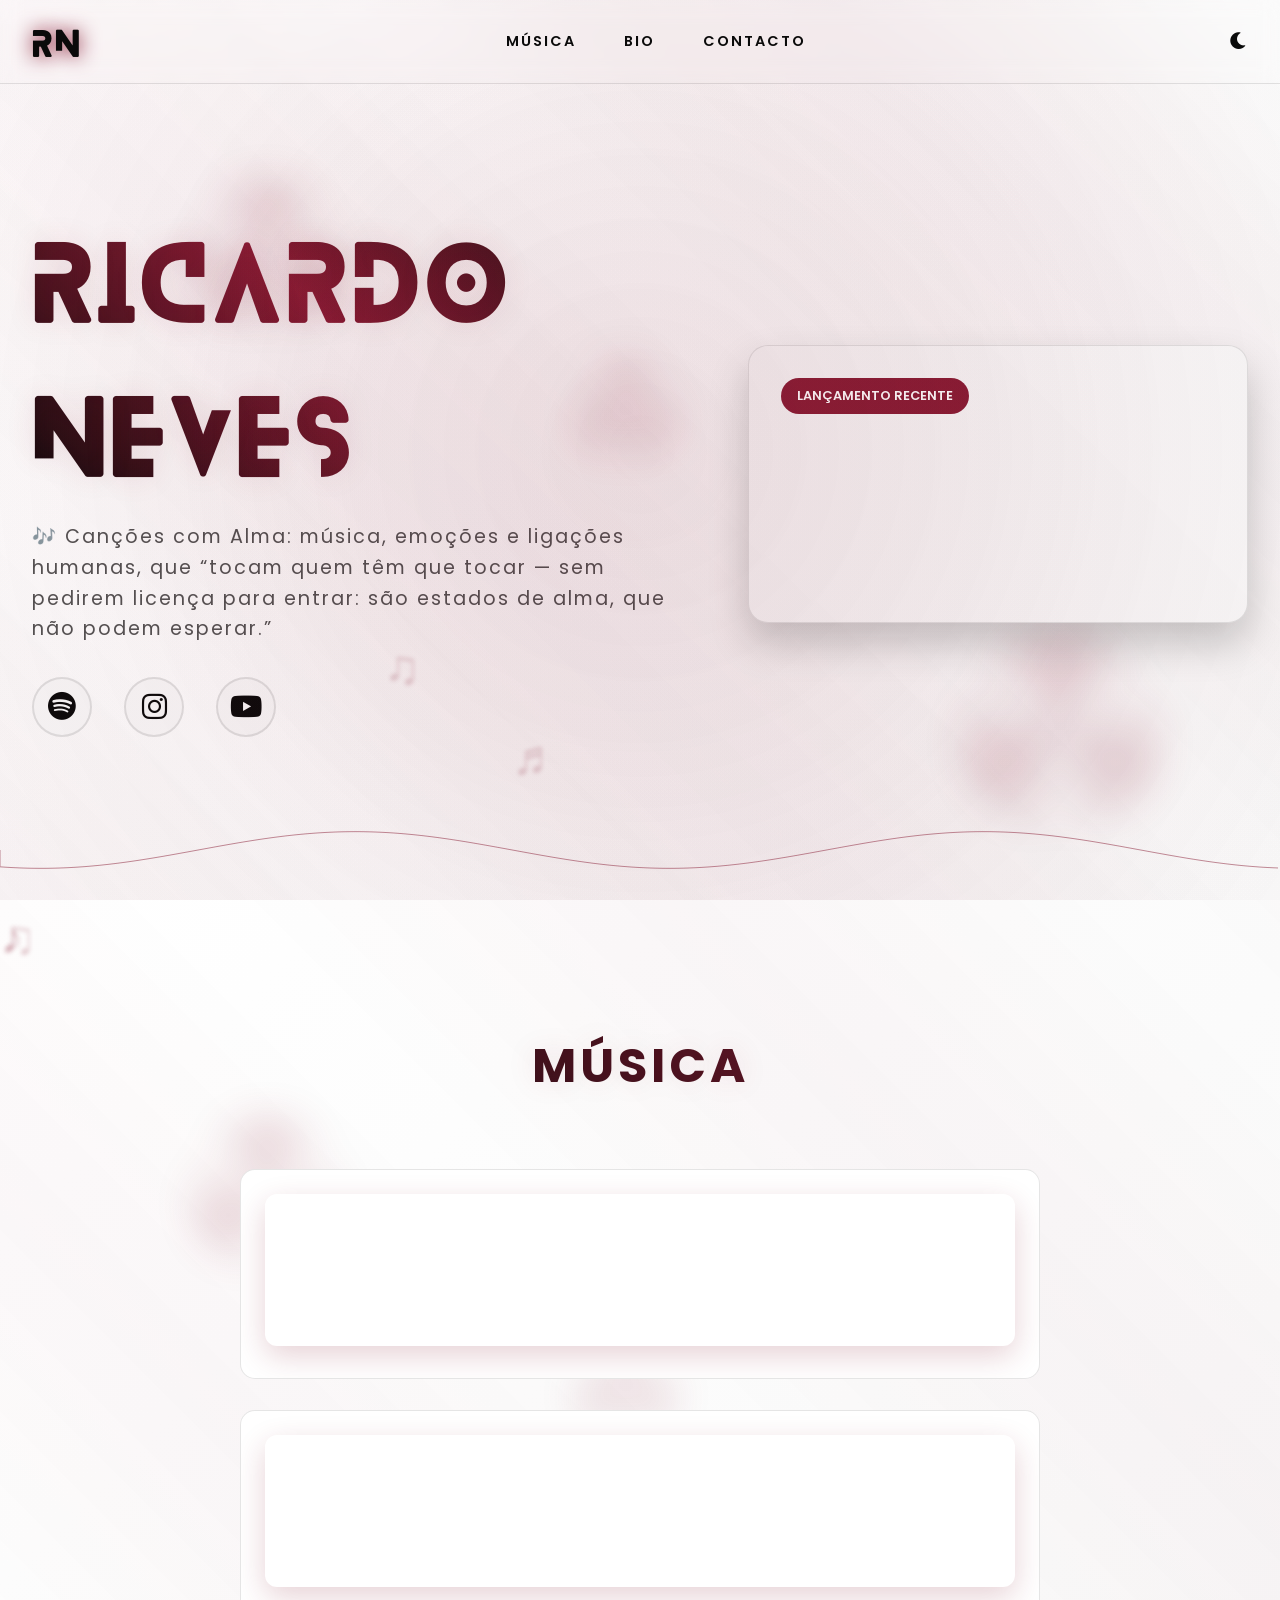
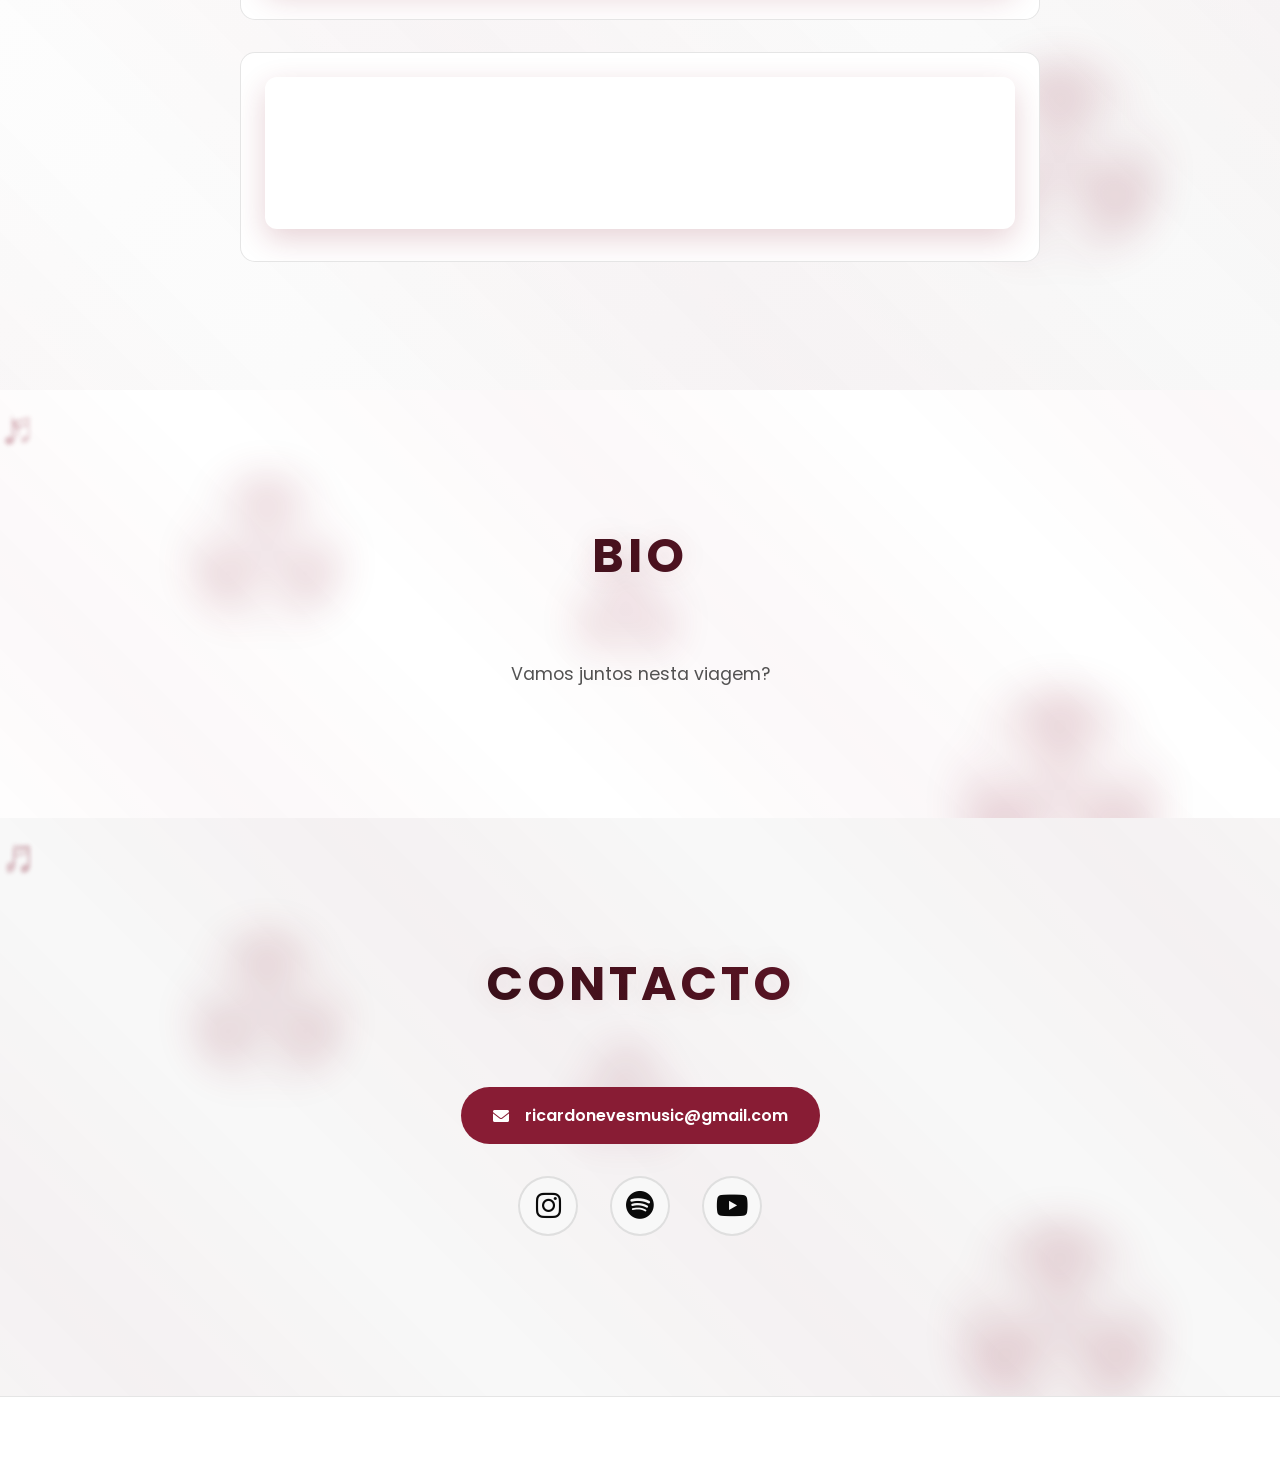
<file: index.html>
<!DOCTYPE html>
<html lang="pt-PT" prefix="og: https://ogp.me/ns#" data-theme="light">
<head>
    <meta charset="UTF-8">
    <meta name="viewport" content="width=device-width, initial-scale=1.0">
    <title>Ricardo Neves</title>
    <meta name="description" content="Músico e cantautor português ✨🎶">
    <link rel="canonical" href="https://ricardonevesmusic.github.io/">
    <meta property="og:locale" content="pt_PT">
    <meta property="og:type" content="website">
    <meta property="og:title" content="Ricardo Neves">
    <meta property="og:description" content="Músico e cantautor português ✨🎶">
    <meta property="og:url" content="https://ricardonevesmusic.github.io/">
    <meta property="og:site_name" content="Ricardo Neves">
    <meta property="og:image" content="https://ricardonevesmusic.github.io/assets/content/thumb.png">
    <meta property="og:image:alt" content="thumb">
    <meta property="fb:app_id" content="2177072043146014">
    <meta name="google-site-verification" content="KNyruKmZy-m8HZT0TS59l2hloIQMqn_xw50FbiEylUY">
<script type="application/ld+json">
{
  "@context": "https://schema.org",
  "@type": "Organization",
  "name": "Ricardo Neves",
  "alternateName": "Ricardo Neves",
  "url": "https://ricardonevesmusic.github.io/",
  "logo": "https://ricardonevesmusic.github.io/assets/content/thumb.png",
  "sameAs": [
    "https://www.youtube.com/ricardonevesmusic/",
    "https://www.instagram.com/ricardonevesmusic/",
    "https://open.spotify.com/artist/6WlL4P6eUaXGtFagtXvYX2/",
    "https://www.facebook.com/ricardonevesmusic/",
    "https://music.apple.com/artist/ricardo-neves/1589134865",
    "https://ricardonevesmusic.github.io/",
    "https://ricardonevesmusic.bandcamp.com",
    "https://paypal.me/ricardonevesmusic/",
    "https://www.paypal.com/paypalme/ricardonevesmusic/",
    "https://buymeacoffee.com/ricardonevesmusic",
    "https://github.com/ricardonevesmusic/",
    "https://x.com/RicardoNMusic/",
    "https://soundcloud.com/ricardonevesmusic/"
  ]
}
</script>
    <link rel="icon" type="image/png" href="assets/content/logo1.png">
    <link rel="alternate icon" href="assets/content/logo1.png" type="image/png">
    <link rel="stylesheet" href="assets/css/style.css">
    <link rel="stylesheet" href="https://cdnjs.cloudflare.com/ajax/libs/font-awesome/6.0.0/css/all.min.css">
    <link href="https://fonts.googleapis.com/css2?family=Poppins:wght@300;400;500;600;700;800&display=swap" rel="stylesheet">
</head>
<body>
    <!-- Navigation -->
    <nav>
        <div class="nav-content">
            <div class="logo">
                <a href="https://ricardonevesmusic.github.io">RN</a>
            </div>
            <button class="mobile-menu-btn">
                <i class="fas fa-bars"></i>
            </button>
            <div class="nav-links">
                <a href="#music">MÚSICA</a>
                <a href="#about">BIO</a>
                <a href="#contact">CONTACTO</a>
            </div>
            <button class="theme-toggle">
                <i class="fas fa-moon"></i>
            </button>
        </div>
    </nav>

    <!-- Scroll Indicator -->
    <div class="scroll-progress"></div>

    <!-- Hero Section -->
    <section id="home" class="hero">
        <div class="animated-background">
            <div class="floating-element" data-speed="1"></div>
            <div class="floating-element" data-speed="2"></div>
            <div class="floating-element" data-speed="3"></div>
            <div class="floating-element" data-speed="2"></div>
            <div class="floating-element" data-speed="1"></div>
            <div class="floating-note">♪</div>
            <div class="floating-note">♫</div>
            <div class="floating-note">♬</div>
        </div>
        <div class="wave-animation"></div>
        <div class="hero-content">
            <div class="hero-left">
                <div class="artist-info">
                    <h1>Ricardo Neves</h1>
                    <p>🎶 Canções com Alma: música, emoções e ligações humanas, que “tocam quem têm que tocar — sem pedirem licença para entrar: são estados de alma, que não podem esperar.”</p>
                    <div class="social-links">
                        <a href="https://open.spotify.com/artist/6WlL4P6eUaXGtFagtXvYX2" target="_blank" class="spotify-link">
                            <i class="fab fa-spotify"></i>
                            <span class="tooltip">Spotify</span>
                        </a>
                        <a href="https://www.instagram.com/ricardonevesmusic" target="_blank" class="instagram-link">
                            <i class="fab fa-instagram"></i>
                            <span class="tooltip">Instagram</span>
                        </a>
                        <a href="https://www.youtube.com/ricardonevesmusic" target="_blank" class="youtube-link">
                            <i class="fab fa-youtube"></i>
                            <span class="tooltip">YouTube</span>
                        </a>
                    </div>
                </div>
            </div>
            <div class="hero-right">
                <div class="latest-track">
                    <span class="tag">LANÇAMENTO RECENTE</span>
                    <iframe style="border:0; border-radius:12px;" 
                        src="https://open.spotify.com/embed/track/5uufnK4wmRkYxllsQLebnW?theme=0" 
                        width="100%" 
                        height="152" 
                        allowfullscreen="" 
                        allow="autoplay; clipboard-write; encrypted-media; fullscreen; picture-in-picture" 
                        loading="lazy">
                    </iframe>
                </div>
            </div>
        </div>
    </section>

    <!-- Hero section's 3D layers -->
    <div class="hero-layers">
        <div class="layer" data-speed="0.1"></div>
        <div class="layer" data-speed="0.2"></div>
        <div class="layer" data-speed="0.3"></div>
    </div>

    <!-- Music Wave Canvas -->
    <canvas id="waveCanvas"></canvas>

    <!-- Music Section -->
    <section id="music" class="music">
        <div class="animated-background">
            <div class="floating-element" data-speed="1"></div>
            <div class="floating-element" data-speed="2"></div>
            <div class="floating-element" data-speed="3"></div>
            <div class="floating-note">♪</div>
            <div class="floating-note">♫</div>
        </div>
        <div class="wave-animation"></div>
        <h2>MÚSICA</h2>
        <div class="music-container">
            <div class="track-list">
                <div class="track">
                    <div class="track-inner">
                        <iframe style="border:0; border-radius:12px;" 
                            src="https://open.spotify.com/embed/track/4zQgELJewbK9GteYhasrMs?theme=0" 
                            width="100%" 
                            height="152"
                            allowfullscreen="" 
                            allow="autoplay; clipboard-write; encrypted-media; fullscreen; picture-in-picture" 
                            loading="lazy">
                        </iframe>
                    </div>
                </div>
                <div class="track">
                    <div class="track-inner">
                        <iframe style="border:0; border-radius:12px;" 
                            src="https://open.spotify.com/embed/track/7EoBHSqBF46eooiJKFsT2g?theme=0" 
                            width="100%" 
                            height="152" 
                            allowfullscreen="" 
                            allow="autoplay; clipboard-write; encrypted-media; fullscreen; picture-in-picture" 
                            loading="lazy">
                        </iframe>
                    </div>
                </div>
                <div class="track">
                    <div class="track-inner">
                        <iframe style="border:0; border-radius:12px;" 
                            src="https://open.spotify.com/embed/track/21BXsSyrTKfIPPm9quDmxL?theme=0" 
                            width="100%" 
                            height="152" 
                            allowfullscreen="" 
                            allow="autoplay; clipboard-write; encrypted-media; fullscreen; picture-in-picture" 
                            loading="lazy">
                        </iframe>
                    </div>
                </div>
            </div>
        </div>
    </section>

    <!-- About Section -->
    <section id="about" class="about">
        <div class="animated-background">
            <div class="floating-element" data-speed="2"></div>
            <div class="floating-element" data-speed="1"></div>
            <div class="floating-element" data-speed="3"></div>
            <div class="floating-note">♬</div>
            <div class="floating-note">♪</div>
        </div>
        <div class="wave-animation"></div>
        <h2>BIO</h2>
        <div class="about-content">
            <div class="about-text">
                <p>Vamos juntos nesta viagem?</p>
            </div>
        </div>
    </section>

    <!-- Contact Section -->
    <section id="contact" class="contact">
        <div class="animated-background">
            <div class="floating-element" data-speed="1"></div>
            <div class="floating-element" data-speed="3"></div>
            <div class="floating-element" data-speed="2"></div>
            <div class="floating-note">♫</div>
            <div class="floating-note">♬</div>
        </div>
        <div class="wave-animation"></div>
        <h2>CONTACTO</h2>
        <div class="contact-content">
            <a href="mailto:ricardonevesmusic@gmail.com" class="contact-btn">
                <i class="fas fa-envelope"></i>
                ricardonevesmusic@gmail.com
            </a>
            <div class="social-links-bottom">
                <a href="https://www.instagram.com/ricardonevesmusic" target="_blank" class="instagram-link">
                    <i class="fab fa-instagram"></i>
                    <span class="tooltip">Instagram</span>
                </a>
                <a href="https://open.spotify.com/artist/6WlL4P6eUaXGtFagtXvYX2" target="_blank" class="spotify-link">
                    <i class="fab fa-spotify"></i>
                    <span class="tooltip">Spotify</span>
                </a>
                <a href="https://www.youtube.com/ricardonevesmusic" target="_blank" class="youtube-link">
                    <i class="fab fa-youtube"></i>
                    <span class="tooltip">YouTube</span>
                </a>
            </div>
        </div>
    </section>

    <footer>
        <p></p>
                <!-- Show static HTML/CSS as a placeholder in case js is not enabled - javascript include will override this if things work -->
<!--     
<style type="text/css" media="screen">
  .gr_custom_container_1781702790 {
    /* customize your Goodreads widget container here*/
    border: 0px solid gray;
    border-radius:10px;
    padding: 10px 5px 10px 5px;
    background-color: transparent;
    color: #000000;
    width: 100%;
  }
  .gr_custom_header_1781702790 {
    /* customize your Goodreads header here*/
    border-bottom: 1px solid gray;
    width: 14%;
    margin-bottom: 20px;
    text-align: center;
    font-size: 80%
    padding-bottom: 5px;
  }
  .gr_custom_each_container_1781702790 {
    /* customize each individual book container here */
    width: 100%;
    clear: both;
    margin-bottom: 10px;
    padding-bottom: 4px;
  }
  .gr_custom_book_container_1781702790 {
    /* customize your book covers here */
    overflow: hidden;
    height: 400px;
    text-align: center;
    width: 100%;
    ;
  }
  .gr_custom_author_1781702790 {
    /* customize your author names here */
    font-size: 10px;
  }
  .gr_custom_tags_1781702790 {
    /* customize your tags here */
    font-size: 10px;
    color: gray;
  }
  .gr_custom_rating_1781702790 {
    /* customize your rating stars here */
    float: right;
  }
</style>

      <center><div id="gr_custom_widget_1781702790">
          <div class="gr_custom_container_1781702790">
    <h2 class="gr_custom_header_1781702790">
    <a style="text-decoration: none;" rel="nofollow" href="https://www.goodreads.com/review/list/196361503-ricardo-neves?shelf=currently-reading&amp;utm_medium=api&amp;utm_source=custom_widget">A ler agora</a>
    </h2>
      <div class="gr_custom_each_container_1781702790">
          <div class="gr_custom_book_container_1781702790">
            <a title="The Laws of Connection: 13 Social Strategies That Will Transform Your Life" rel="nofollow" href="https://www.goodreads.com/review/show/8693892093?utm_medium=api&amp;utm_source=custom_widget"><img alt="The Laws of Connection: 13 Social Strategies That Will Transform Your Life" border="0" src="https://i.gr-assets.com/images/S/compressed.photo.goodreads.com/books/1775548458l/250739136._SX_.jpg" width="300px" height="300px" /></a>
          </div>
      </div>
              
  </div>
      </center>
      </div> -->
    </footer>

    <script src="assets/js/script.js"></script>
</body>
</html>
</file>
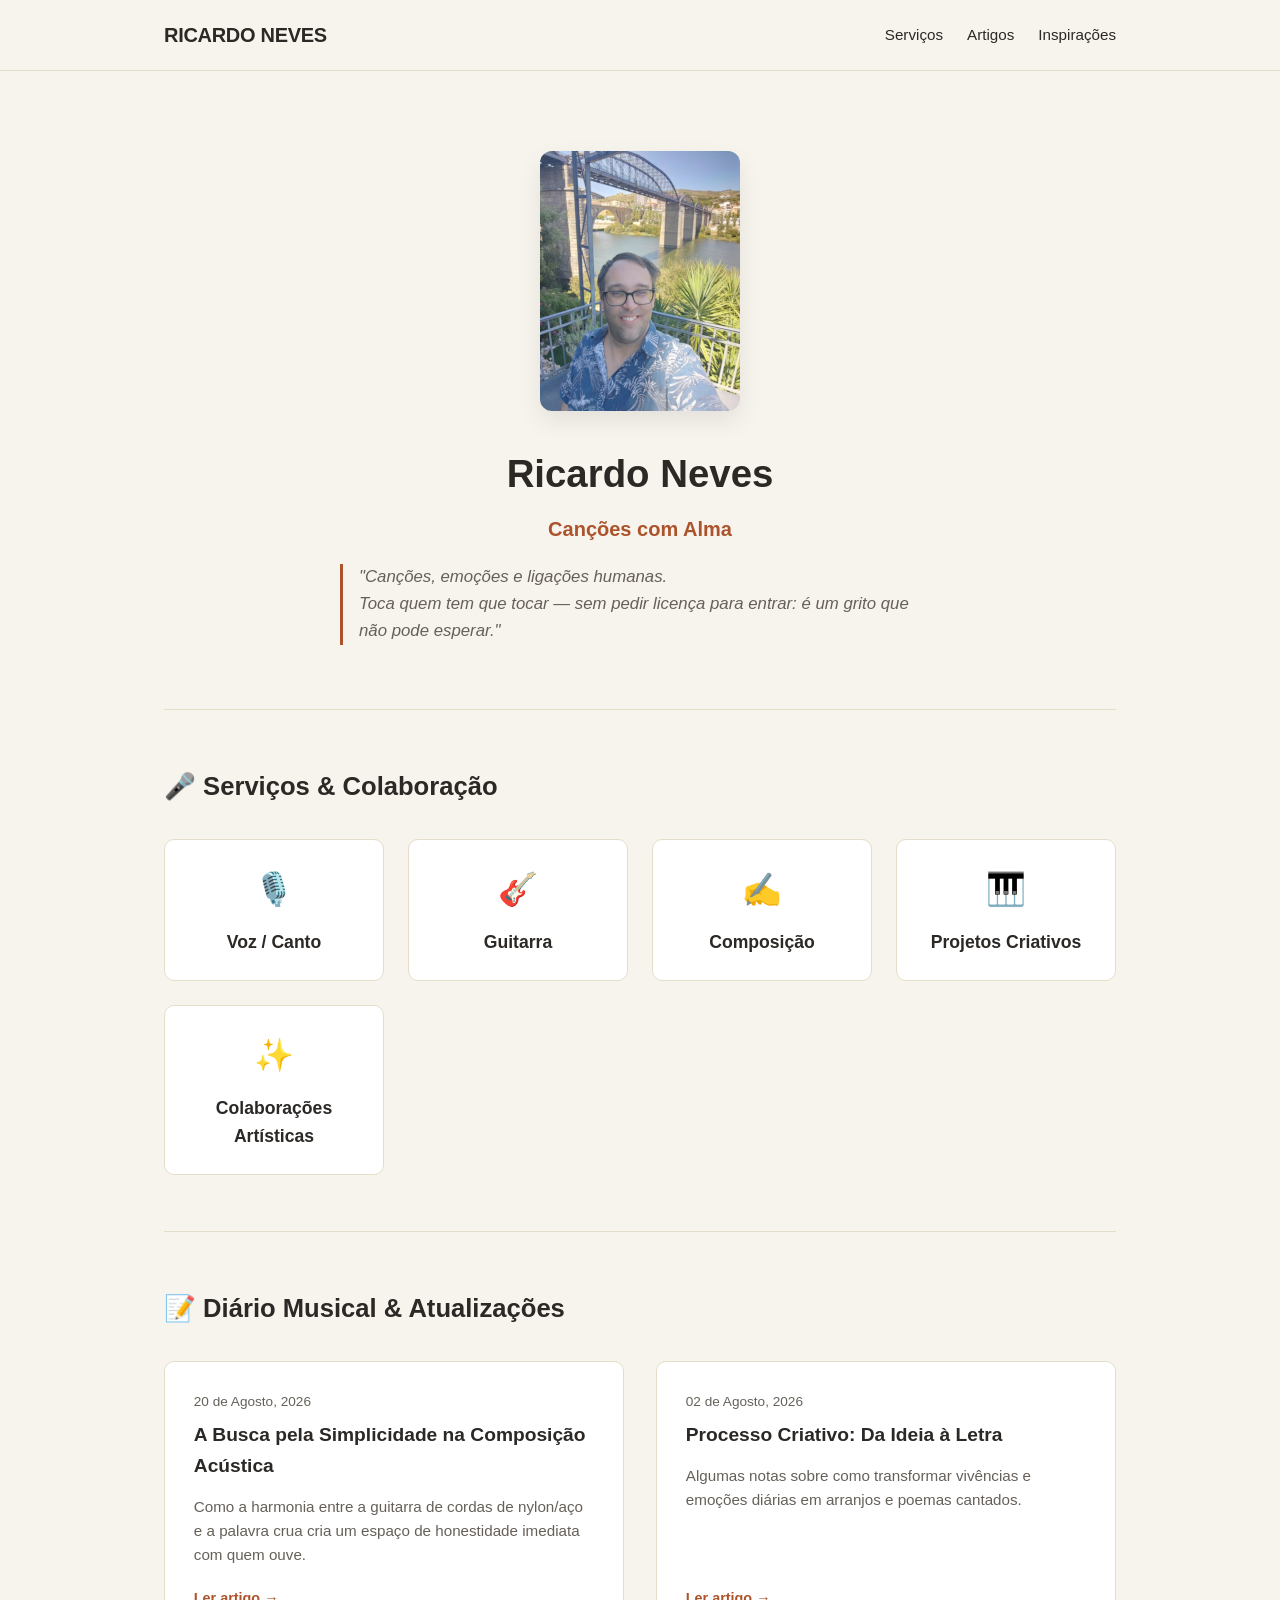
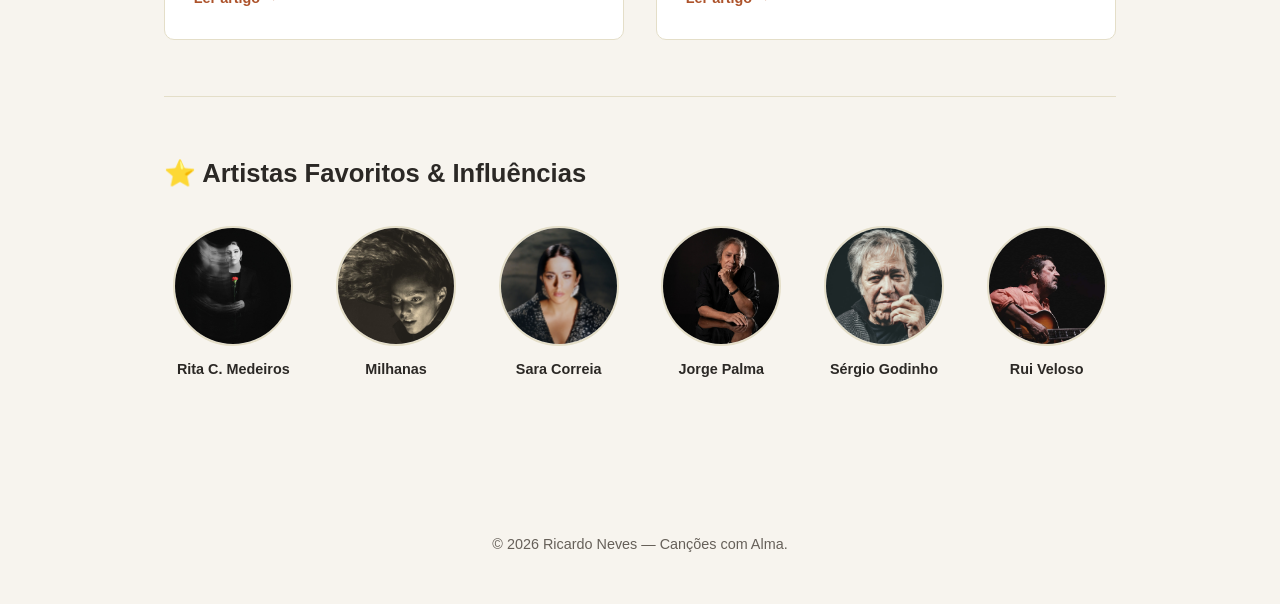
<file: assets/content/testing/testing.html>
<!DOCTYPE html>
<html lang="pt">
<head>
  <meta charset="UTF-8">
  <meta name="viewport" content="width=device-width, initial-scale=1.0">
  <title>Ricardo Neves — Canções com Alma</title>
  <style>
    :root {
      --bg-color: #f7f4ee;
      --card-bg: #ffffff;
      --text-main: #2b2825;
      --text-muted: #666059;
      --accent-color: #ad532b; /* Terracota caloroso */
      --accent-hover: #883e1e;
      --border-color: #e4dec8;
      --font-family: 'Segoe UI', -apple-system, BlinkMacSystemFont, Roboto, sans-serif;
    }

    * {
      box-sizing: border-box;
      margin: 0;
      padding: 0;
    }

    body {
      background-color: var(--bg-color);
      color: var(--text-main);
      font-family: var(--font-family);
      line-height: 1.6;
    }

    a {
      color: inherit;
      text-decoration: none;
      transition: color 0.2s ease;
    }

    /* Cabeçalho */
    header {
      position: sticky;
      top: 0;
      background-color: rgba(247, 244, 238, 0.95);
      backdrop-filter: blur(6px);
      border-bottom: 1px solid var(--border-color);
      z-index: 100;
    }

    nav {
      max-width: 1000px;
      margin: 0 auto;
      display: flex;
      justify-content: space-between;
      align-items: center;
      padding: 1.2rem 1.5rem;
    }

    .brand {
      font-size: 1.25rem;
      font-weight: 700;
      letter-spacing: -0.3px;
    }

    .nav-links {
      display: flex;
      gap: 1.5rem;
      list-style: none;
      font-size: 0.95rem;
      font-weight: 500;
    }

    .nav-links a:hover {
      color: var(--accent-color);
    }

    /* Layout Principal */
    .container {
      max-width: 1000px;
      margin: 0 auto;
      padding: 3rem 1.5rem;
    }

    /* Hero */
    .hero {
      display: flex;
      flex-direction: column;
      align-items: center;
      text-align: center;
      padding: 2rem 0 4rem 0;
      border-bottom: 1px solid var(--border-color);
    }

    .hero-img {
      width: 200px;
      height: 260px;
      object-fit: cover;
      border-radius: 12px;
      box-shadow: 0 10px 25px rgba(0,0,0,0.08);
      margin-bottom: 2rem;
    }

    .hero h1 {
      font-size: 2.4rem;
      font-weight: 800;
      margin-bottom: 0.5rem;
    }

    .hero .tagline {
      font-size: 1.25rem;
      color: var(--accent-color);
      font-weight: 600;
      margin-bottom: 1.2rem;
    }

    .hero blockquote {
      font-style: italic;
      color: var(--text-muted);
      max-width: 600px;
      font-size: 1.05rem;
      border-left: 3px solid var(--accent-color);
      padding-left: 1rem;
      text-align: left;
    }

    /* Secções Gerais */
    section {
      padding: 3.5rem 0;
      border-bottom: 1px solid var(--border-color);
    }

    .section-title {
      font-size: 1.6rem;
      margin-bottom: 2rem;
      color: var(--text-main);
    }

    /* Serviços */
    .services-grid {
      display: grid;
      grid-template-columns: repeat(auto-fit, minmax(200px, 1fr));
      gap: 1.5rem;
    }

    .service-card {
      background-color: var(--card-bg);
      border: 1px solid var(--border-color);
      padding: 1.5rem;
      border-radius: 10px;
      text-align: center;
      transition: transform 0.2s ease, box-shadow 0.2s ease;
    }

    .service-card:hover {
      transform: translateY(-3px);
      box-shadow: 0 6px 16px rgba(0,0,0,0.04);
    }

    .service-icon {
      font-size: 2rem;
      margin-bottom: 0.8rem;
    }

    .service-card h3 {
      font-size: 1.1rem;
    }

    /* Blog */
    .blog-grid {
      display: grid;
      grid-template-columns: repeat(auto-fit, minmax(280px, 1fr));
      gap: 2rem;
    }

    .blog-card {
      background-color: var(--card-bg);
      border: 1px solid var(--border-color);
      border-radius: 10px;
      padding: 1.8rem;
      display: flex;
      flex-direction: column;
    }

    .blog-date {
      font-size: 0.85rem;
      color: var(--text-muted);
      margin-bottom: 0.5rem;
    }

    .blog-card h3 {
      font-size: 1.2rem;
      margin-bottom: 0.8rem;
    }

    .blog-card p {
      color: var(--text-muted);
      font-size: 0.95rem;
      margin-bottom: 1.2rem;
      flex-grow: 1;
    }

    .read-more {
      color: var(--accent-color);
      font-weight: 600;
      font-size: 0.9rem;
    }

    /* Artistas Favoritos */
    .artists-grid {
      display: grid;
      grid-template-columns: repeat(auto-fit, minmax(130px, 1fr));
      gap: 1.5rem;
      justify-items: center;
    }

    .artist-item {
      display: flex;
      flex-direction: column;
      align-items: center;
      text-align: center;
    }

    .artist-img {
      width: 120px;
      height: 120px;
      border-radius: 50%;
      object-fit: cover;
      border: 2px solid var(--border-color);
      transition: transform 0.2s ease, border-color 0.2s ease;
    }

    .artist-item:hover .artist-img {
      transform: scale(1.05);
      border-color: var(--accent-color);
    }

    .artist-name {
      margin-top: 0.8rem;
      font-size: 0.9rem;
      font-weight: 600;
    }

    /* Rodapé */
    footer {
      text-align: center;
      padding: 3rem 1.5rem;
      color: var(--text-muted);
      font-size: 0.9rem;
    }

    @media (max-width: 600px) {
      .hero h1 { font-size: 1.9rem; }
      .nav-links { gap: 1rem; font-size: 0.85rem; }
    }
  </style>
</head>
<body>

  <header>
    <nav>
      <div class="brand">RICARDO NEVES</div>
      <ul class="nav-links">
        <li><a href="#servicos">Serviços</a></li>
        <li><a href="#blog">Artigos</a></li>
        <li><a href="#favoritos">Inspirações</a></li>
      </ul>
    </nav>
  </header>

  <main class="container">

    <!-- Hero / Apresentação -->
    <section class="hero">
      <img 
        src="https://ricardonevesmusic.github.io/assets/content/foto.png" 
        alt="Ricardo Neves" 
        class="hero-img"
        onerror="this.src='https://via.placeholder.com/200x267?text=Ricardo+Neves'"
      >
      <h1>Ricardo Neves</h1>
      <p class="tagline">Canções com Alma</p>
      <blockquote>
        "Canções, emoções e ligações humanas.<br>
        Toca quem tem que tocar — sem pedir licença para entrar: é um grito que não pode esperar."
      </blockquote>
    </section>

    <!-- Serviços & Colaboração -->
    <section id="servicos">
      <h2 class="section-title">🎤 Serviços & Colaboração</h2>
      <div class="services-grid">
        <div class="service-card">
          <div class="service-icon">🎙️</div>
          <h3>Voz / Canto</h3>
        </div>
        <div class="service-card">
          <div class="service-icon">🎸</div>
          <h3>Guitarra</h3>
        </div>
        <div class="service-card">
          <div class="service-icon">✍️</div>
          <h3>Composição</h3>
        </div>
        <div class="service-card">
          <div class="service-icon">🎹</div>
          <h3>Projetos Criativos</h3>
        </div>
        <div class="service-card">
          <div class="service-icon">✨</div>
          <h3>Colaborações Artísticas</h3>
        </div>
      </div>
    </section>

    <!-- Blog / Notas & Reflexões -->
    <section id="blog">
      <h2 class="section-title">📝 Diário Musical & Atualizações</h2>
      <div class="blog-grid">
        <article class="blog-card">
          <span class="blog-date">20 de Agosto, 2026</span>
          <h3>A Busca pela Simplicidade na Composição Acústica</h3>
          <p>Como a harmonia entre a guitarra de cordas de nylon/aço e a palavra crua cria um espaço de honestidade imediata com quem ouve.</p>
          <a href="#" class="read-more">Ler artigo &rarr;</a>
        </article>

        <article class="blog-card">
          <span class="blog-date">02 de Agosto, 2026</span>
          <h3>Processo Criativo: Da Ideia à Letra</h3>
          <p>Algumas notas sobre como transformar vivências e emoções diárias em arranjos e poemas cantados.</p>
          <a href="#" class="read-more">Ler artigo &rarr;</a>
        </article>
      </div>
    </section>

    <!-- Artistas Favoritos -->
    <section id="favoritos" style="border-bottom: none;">
      <h2 class="section-title">⭐ Artistas Favoritos & Influências</h2>
      <div class="artists-grid">
        <a href="https://www.instagram.com/ritacostamedeirosmusic" target="_blank" class="artist-item">
          <img src="https://ricardonevesmusic.github.io/assets/content/fa/Rita_Costa_Medeiros.jpg" alt="Rita Costa Medeiros" class="artist-img">
          <span class="artist-name">Rita C. Medeiros</span>
        </a>
        <a href="https://www.instagram.com/milhanas_" target="_blank" class="artist-item">
          <img src="https://ricardonevesmusic.github.io/assets/content/fa/Milhanas.jpg" alt="Milhanas" class="artist-img">
          <span class="artist-name">Milhanas</span>
        </a>
        <a href="https://www.instagram.com/saracorreiafado" target="_blank" class="artist-item">
          <img src="https://ricardonevesmusic.github.io/assets/content/fa/Sara_Correia.jpg" alt="Sara Correia" class="artist-img">
          <span class="artist-name">Sara Correia</span>
        </a>
        <a href="https://www.instagram.com/jorgepalmaoficial" target="_blank" class="artist-item">
          <img src="https://ricardonevesmusic.github.io/assets/content/fa/Jorge_Palma.jpg" alt="Jorge Palma" class="artist-img">
          <span class="artist-name">Jorge Palma</span>
        </a>
        <a href="https://www.instagram.com/sergio.godinho.oficial" target="_blank" class="artist-item">
          <img src="https://ricardonevesmusic.github.io/assets/content/fa/Sergio_Godinho.jpg" alt="Sérgio Godinho" class="artist-img">
          <span class="artist-name">Sérgio Godinho</span>
        </a>
        <a href="https://www.instagram.com/ruivelosoficial" target="_blank" class="artist-item">
          <img src="https://ricardonevesmusic.github.io/assets/content/fa/Rui_Veloso.jpg" alt="Rui Veloso" class="artist-img">
          <span class="artist-name">Rui Veloso</span>
        </a>
      </div>
    </section>

  </main>

  <footer>
    <p>&copy; 2026 Ricardo Neves — Canções com Alma.</p>
  </footer>

</body>
</html>
</file>
<file: assets/css/style.css>
/* 💻💻💻 VERSÃO — PC 💻💻💻 */

/* ------------------------- */

/* 
=======================
VARIÁVEIS DO TEMA NO PC 
======================= 
*/

:root {
    --bg-primary: #0a0a0a;
    --bg-secondary: #151515;
    --text-primary: #ffffff;
    --text-secondary: rgba(255, 255, 255, 0.7);
    --accent: #881c34;
    --accent-light: rgba(136, 28, 52, 0.2);
    --border: rgba(255, 255, 255, 0.1);
}

[data-theme="light"] {
    --bg-primary: #ffffff;
    --bg-secondary: #f8f8f8;
    --text-primary: #0a0a0a;
    --text-secondary: rgba(10, 10, 10, 0.7);
    --accent: #881c34;
    --accent-light: rgba(136, 28, 52, 0.1);
    --border: rgba(0, 0, 0, 0.1);
}

/* 
==============
ESTILOS PADRÃO
============== 
*/

* {
    margin: 0;
    padding: 0;
    box-sizing: border-box;
}

html {
    scroll-behavior: smooth;
}

body {
    font-family: 'Poppins', sans-serif;
    background: var(--bg-primary);
    color: var(--text-primary);
    line-height: 1.6;
    overflow-x: hidden;
}

/* 
=============
NAVEGAÇÃO 🧭
============= 
*/

nav {
    position: fixed;
    width: 100%;
    top: 0;
    z-index: 1000;
    background: rgba var(--bg-primary), 0.8;
    backdrop-filter: blur(10px);
    border-bottom: 1px solid var(--border);
}

.nav-content {
    max-width: 1400px;
    margin: 0 auto;
    padding: 1rem 2rem;
    display: flex;
    justify-content: space-between;
    align-items: center;
}

.logo {
    font-family: 'Blanka';
    font-size: 2rem;
    font-weight: 800;
    color: var(--text-primary);
    text-shadow: 0 0 20px var(--accent);
    letter-spacing: 4px;
}

.logo a {
    color: var(--text-primary);
    text-decoration: none;
    transition: all 0.3s ease;
}

.logo a:hover {
    color: var(--accent);
}

.nav-links {
    display: flex;
    gap: 3rem;
}

.nav-links a {
    color: var(--text-primary);
    text-decoration: none;
    font-weight: 600;
    font-size: 0.9rem;
    letter-spacing: 2px;
    transition: all 0.3s ease;
}

.nav-links a:hover {
    color: var(--accent);
}

/* 
===========
SECÇÃO HERO
=========== 
*/

.hero {
    min-height: 100vh;
    padding: 100px 2rem 2rem;
    position: relative;
    display: flex;
    align-items: center;
    background: linear-gradient(135deg, var(--bg-primary) 0%, var(--bg-secondary) 100%);
    overflow: hidden;
}

.wave-animation {
    position: absolute;
    top: 0;
    left: 0;
    width: 100%;
    height: 100%;
    background: repeating-linear-gradient(
        45deg,
        var(--accent-light) 0%,
        transparent 10%,
        var(--accent-light) 20%
    );
    background-size: 200% 200%;
    animation: 
        waveMove 20s ease-in-out infinite alternate;
    opacity: 0.3;
    will-change: transform;
}

@keyframes waveMove {
    0% {
        transform: translateY(-5%) scale(1.05);
    }
    100% {
        transform: translateY(5%) scale(1.05);
    }
}

.hero-content {
    max-width: 1400px;
    margin: 0 auto;
    width: 100%;
    display: flex;
    justify-content: space-between;
    align-items: center;
    gap: 4rem;
    position: relative;
    z-index: 2;
}

.hero-left {
    flex: 1;
}

.artist-info h1 {
    font-family: 'Blanka';
    font-size: 6rem;
    font-weight: 800;
    letter-spacing: 8px;
    margin-bottom: 1rem;
    background: linear-gradient(45deg, var(--text-primary), var(--accent));
    -webkit-background-clip: text;
    -webkit-text-fill-color: transparent;
    text-shadow: 0 0 30px var(--accent-light);
}

.artist-info p {
    font-size: 1.2rem;
    color: var(--text-secondary);
    margin-bottom: 2rem;
    letter-spacing: 2px;
}

.hero-right {
    flex: 1;
    max-width: 500px;
}

.latest-track {
    background: var(--bg-secondary);
    padding: 2rem;
    border-radius: 20px;
    border: 1px solid var(--border);
    box-shadow: 0 20px 40px rgba(0, 0, 0, 0.2);
    transform: translateY(0);
    transition: transform 0.3s ease;
}

.latest-track:hover {
    transform: translateY(-10px);
}

.tag {
    display: inline-block;
    padding: 0.5rem 1rem;
    background: var(--accent);
    color: #fff;
    border-radius: 50px;
    font-size: 0.8rem;
    font-weight: 600;
    margin-bottom: 1rem;
}

/* 
==================
SECÇÃO MUSICAL 🎶
================== 
*/

.music {
    padding: 8rem 2rem;
    position: relative;
    overflow: hidden;
    background: linear-gradient(135deg, var(--bg-primary) 0%, var(--bg-secondary) 100%);
}

.music h2 {
    position: relative;
    z-index: 2;
    text-align: center;
    font-size: 3rem;
    margin-bottom: 4rem;
    letter-spacing: 4px;
    background: linear-gradient(45deg, var(--text-primary), var(--accent));
    -webkit-background-clip: text;
    -webkit-text-fill-color: transparent;
    text-shadow: 0 0 30px var(--accent-light);
}

.music-container {
    position: relative;
    z-index: 2;
}

.track-list {
    max-width: 800px;
    margin: 0 auto;
    display: flex;
    flex-direction: column;
    gap: 2rem;
}

.track {
    background: var(--bg-primary);
    padding: 1.5rem;
    border-radius: 15px;
    border: 1px solid var(--border);
    transition: all 0.5s cubic-bezier(0.4, 0, 0.2, 1);
    position: relative;
    overflow: hidden;
}

.track:hover {
    transform: translateY(-10px) scale(1.02);
    box-shadow: 0 20px 40px rgba(0, 0, 0, 0.3);
}

.track::before {
    content: '';
    position: absolute;
    top: -50%;
    left: -50%;
    width: 200%;
    height: 200%;
    background: linear-gradient(
        45deg,
        transparent,
        rgba(136, 28, 52, 0.1),
        transparent
    );
    transform: rotate(45deg);
    animation: shine 3s infinite;
    opacity: 0;
    transition: opacity 0.3s ease;
}

.track:hover::before {
    opacity: 1;
}

@keyframes shine {
    0% {
        transform: translateX(-100%) rotate(45deg);
    }
    100% {
        transform: translateX(100%) rotate(45deg);
    }
}

/* 
=========================
SECÇÕES DE BIO & CONTACTO
========================= 
*/

.about, .contact {
    padding: 8rem 2rem;
    position: relative;
    overflow: hidden;
    background: linear-gradient(135deg, var(--bg-primary) 0%, var(--bg-secondary) 100%);
}

.about {
    background: var(--bg-primary);
}

.contact {
    background: var(--bg-secondary);
}

.about h2, .contact h2 {
    position: relative;
    z-index: 2;
    text-align: center;
    font-size: 3rem;
    margin-bottom: 4rem;
    letter-spacing: 4px;
    background: linear-gradient(45deg, var(--text-primary), var(--accent));
    -webkit-background-clip: text;
    -webkit-text-fill-color: transparent;
    text-shadow: 0 0 30px var(--accent-light);
}

.about-content, .contact-content {
    max-width: 800px;
    margin: 0 auto;
    text-align: center;
    position: relative;
    z-index: 2;
}

.about-text p {
    font-size: 1.1rem;
    color: var(--text-secondary);
    line-height: 1.8;
}

/* 
=============================================
💻💻💻 LINKS DAS REDES SOCIAIS — PC 💻💻💻
============================================= 
*/

.social-links {
    display: flex;
    gap: 2rem;
    margin: 2rem 0;
}

.social-links a {
    position: relative;
    width: 60px;
    height: 60px;
    display: flex;
    align-items: center;
    justify-content: center;
    border-radius: 50%;
    background: var(--bg-secondary);
    border: 2px solid var(--border);
    transition: all 0.4s cubic-bezier(0.175, 0.885, 0.32, 1.275);
    overflow: hidden;
    text-decoration: none;
}

.social-links a i {
    font-size: 1.8rem;
    color: var(--text-primary);
    transition: all 0.4s ease;
    z-index: 2;
}

.social-links a::before {
    content: '';
    position: absolute;
    top: 50%;
    left: 50%;
    width: 0;
    height: 0;
    border-radius: 50%;
    transition: all 0.5s ease;
    z-index: 1;
}

.social-links a:hover {
    transform: translateY(-5px);
    box-shadow: 0 10px 20px rgba(0, 0, 0, 0.2);
    border-color: transparent;
}

.social-links a:hover i {
    color: #fff;
    transform: scale(1.2);
}

.social-links a:hover::before {
    width: 150%;
    height: 150%;
    top: -25%;
    left: -25%;
}

/* 
======================================================
💻💻💻 LINKS DAS REDES SOCIAIS DO FUNDO — PC 💻💻💻
====================================================== 
*/

.social-links-bottom {
    flex-wrap: wrap;
    justify-content: center;
    display: flex;
    gap: 2rem;
    margin: 2rem 0;
}

.social-links-bottom a {
    position: center;
    width: 60px;
    height: 60px;
    display: flex;
    align-items: center;
    justify-content: center;
    border-radius: 50%;
    background: var(--bg-secondary);
    border: 2px solid var(--border);
    transition: all 0.4s cubic-bezier(0.175, 0.885, 0.32, 1.275);
    overflow: hidden;
    text-decoration: none;
}

.social-links-bottom a i {
    font-size: 1.8rem;
    color: var(--text-primary);
    transition: all 0.4s ease;
    z-index: 2;
}

.social-links-bottom a::before {
    content: '';
    position: absolute;
    top: 50%;
    left: 50%;
    width: 0;
    height: 0;
    border-radius: 50%;
    transition: all 0.5s ease;
    z-index: 1;
}

.social-links-bottom a:hover {
    transform: translateY(-5px);
    box-shadow: 0 10px 20px rgba(0, 0, 0, 0.2);
    border-color: transparent;
}

.social-links-bottom a:hover i {
    color: #fff;
    transform: scale(1.2);
}

.social-links-bottom a:hover::before {
    width: 150%;
    height: 150%;
    top: -25%;
    left: -25%;
}

.social-links-bottom a .tooltip {
    position: absolute;
    bottom: -40px;
    left: 50%;
    transform: translateX(-50%) scale(0);
    padding: 6px 12px;
    background: var(--bg-secondary);
    color: var(--text-primary);
    font-size: 0.8rem;
    border-radius: 20px;
    opacity: 0;
    pointer-events: none;
    transition: all 0.3s cubic-bezier(0.175, 0.885, 0.32, 1.275);
    box-shadow: 0 5px 10px rgba(0, 0, 0, 0.2);
    white-space: nowrap;
}

.social-links-bottom a:hover .tooltip {
    transform: translateX(-50%) scale(1);
    opacity: 1;
    bottom: -35px;
}

.social-links-bottom a:hover {
    animation: none;
}

.social-links-bottom a:hover {
    animation: wobble 0.8s ease-in-out;
}

@keyframes wobble {
    0%, 100% { transform: translateY(0) rotate(0); }
    25% { transform: translateY(-5px) rotate(-5deg); }
    50% { transform: translateY(-7px) rotate(0); }
    75% { transform: translateY(-5px) rotate(5deg); }
}

/* 
==================================
ESTILOS ESPECÍFICOS POR PLATAFORMA
================================== 
*/

.spotify-link::before {
    background: #1DB954;
}

.instagram-link::before {
    background: linear-gradient(45deg, #f09433 0%, #e6683c 25%, #dc2743 50%, #cc2366 75%, #bc1888 100%);
}

.youtube-link::before {
    background: red;
}

/* 
=======
TOOLTIP
=======
*/

.social-links a .tooltip {
    position: absolute;
    bottom: -40px;
    left: 50%;
    transform: translateX(-50%) scale(0);
    padding: 6px 12px;
    background: var(--bg-secondary);
    color: var(--text-primary);
    font-size: 0.8rem;
    border-radius: 20px;
    opacity: 0;
    pointer-events: none;
    transition: all 0.3s cubic-bezier(0.175, 0.885, 0.32, 1.275);
    box-shadow: 0 5px 10px rgba(0, 0, 0, 0.2);
    white-space: nowrap;
}

.social-links a:hover .tooltip {
    transform: translateX(-50%) scale(1);
    opacity: 1;
    bottom: -35px;
}

/* 
=================
ANIMAÇÃO DE HOVER
================= 
*/

.social-links a:hover {
    animation: none;
}

.contact-btn {
    display: inline-flex;
    align-items: center;
    gap: 1rem;
    padding: 1rem 2rem;
    background: var(--accent);
    color: #fff;
    text-decoration: none;
    border-radius: 50px;
    font-weight: 600;
    transition: all 0.3s ease;
}

.contact-btn:hover {
    transform: translateY(-5px);
    box-shadow: 0 10px 20px rgba(136, 28, 52, 0.3);
}

/* 
================
FOOTER // RODAPÉ
================ 
*/

footer {
    padding: 2rem;
    text-align: center;
    background: var(--bg-primary);
    border-top: 1px solid var(--border);
    color: var(--text-secondary);
}

/* 
=================
ALTERAÇÃO DE TEMA
================= 
*/

.theme-toggle {
    background: none;
    border: none;
    color: var(--text-primary);
    font-size: 1.2rem;
    cursor: pointer;
    transition: all 0.3s ease;
}

.theme-toggle:hover {
    color: var(--accent);
    transform: rotate(15deg);
}

/* 
=====================================
📳📳📳 DESIGN MÓVEL — RESP. 📳📳📳
===================================== 
*/

@media screen and (max-width: 1024px) {
    .hero-content {
        flex-direction: column;
        text-align: center;
    }

    .hero-right {
        width: 100%;
    }

    .artist-info h1 {
        font-size: 4rem;
    }
}

@media screen and (max-width: 768px) {
    .nav-links {
        display: none;
    }

    .artist-info h1 {
        font-size: 3rem;
    }
    
    .hero-right {
        width: 100%;
        max-width: none;
    }

    .latest-track {
        width: 100%;
        max-width: none;
        padding: 1rem;
    }

    .latest-track iframe {
        display: block;
        width: 100%;
        min-height: 152px;
    }

    .about h2, .contact h2, .music h2 {
        font-size: 2.5rem;
    }

    .social-links {
        gap: 1rem;
    }
    
    .social-links a {
        width: 50px;
        height: 50px;
    }
    
    .social-links a i {
        font-size: 1.5rem;
    }

    .social-links-bottom {
        gap: 1rem;
    }
    
    .social-links-bottom a {
        width: 50px;
        height: 50px;
    }
    
    .social-links-bottom a i {
        font-size: 1.5rem;
    }
}

/* 
===========================
BARRA DE PROGRESSO (SCROLL)
=========================== 
*/

.scroll-progress {
    position: fixed;
    top: 0;
    left: 0;
    width: 0;
    height: 3px;
    background: linear-gradient(90deg, var(--accent), #ff4d4d);
    z-index: 1001;
    transition: width 0.1s ease;
}

/* 
==========
CAMADAS 3D
========== 
*/

.hero-layers {
    position: absolute;
    top: 0;
    left: 0;
    width: 100%;
    height: 100%;
    pointer-events: none;
}

.layer {
    position: absolute;
    top: 0;
    left: 0;
    width: 100%;
    height: 100%;
    background-position: center;
    background-size: cover;
    transform-style: preserve-3d;
}

.layer:nth-child(1) {
    background: radial-gradient(circle at center, var(--accent-light) 0%, transparent 70%);
    opacity: 0.3;
}

.layer:nth-child(2) {
    background: linear-gradient(45deg, var(--accent-light) 0%, transparent 100%);
    opacity: 0.2;
}

.layer:nth-child(3) {
    background: radial-gradient(circle at center, var(--accent) 0%, transparent 100%);
    opacity: 0.1;
}

/* 
===========
WAVE CANVAS
=========== 
*/

#waveCanvas {
    position: absolute;
    bottom: 0;
    left: 0;
    width: 100%;
    height: 100px;
    opacity: 0.5;
    pointer-events: none;
}

/* 
=================
ANIMAÇÃO DE FUNDO
================= 
*/

.animated-background {
    position: absolute;
    top: 0;
    left: 0;
    width: 100%;
    height: 100%;
    overflow: hidden;
    z-index: 1;
    pointer-events: none;
}

.floating-element {
    position: absolute;
    width: 150px;
    height: 150px;
    background: conic-gradient(
        from 0deg at 50% 50%,
        var(--accent) 0deg,
        transparent 60deg,
        var(--accent) 120deg,
        transparent 180deg,
        var(--accent) 240deg,
        transparent 300deg,
        var(--accent) 360deg
    );
    border-radius: 50%;
    filter: blur(20px);
    opacity: 0.2;
    animation: 
        float 30s infinite,
        pulse 5s ease-in-out infinite;
    will-change: transform;
}

.floating-element:nth-child(1) {
    top: 20%;
    left: 15%;
    animation-delay: 0s;
}

.floating-element:nth-child(2) {
    top: 70%;
    left: 75%;
    width: 200px;
    height: 200px;
    animation-delay: -5s;
}

.floating-element:nth-child(3) {
    top: 40%;
    left: 45%;
    width: 100px;
    height: 100px;
    animation-delay: -10s;
}

.floating-element:nth-child(4) {
    top: 35%;
    left: 65%;
    width: 180px;
    height: 180px;
    animation-delay: -15s;
}

.floating-element:nth-child(5) {
    top: 75%;
    left: 35%;
    width: 120px;
    height: 120px;
    animation-delay: -7s;
}

.floating-note {
    position: absolute;
    color: var(--accent);
    font-size: 3rem;
    opacity: 0.2;
    filter: blur(2px);
    animation: floatNote 20s infinite;
    will-change: transform;
}

.floating-note:nth-child(6) {
    top: 40%;
    left: 70%;
    animation-delay: -2s;
}

.floating-note:nth-child(7) {
    top: 70%;
    left: 30%;
    animation-delay: -7s;
}

.floating-note:nth-child(8) {
    top: 80%;
    left: 40%;
    animation-delay: -12s;
}

@keyframes float {
    0%, 100% {
        transform: translate(0, 0);
    }
    50% {
        transform: translate(30px, -20px);
    }
}

@keyframes pulse {
    0%, 100% { opacity: 0.1; }
    50% { opacity: 0.2; }
}

@keyframes waveMove {
    0% {
        transform: translateY(-5%) scale(1.05);
    }
    100% {
        transform: translateY(5%) scale(1.05);
    }
}

@keyframes floatNote {
    0%, 100% {
        transform: translate(0, 0);
    }
    50% {
        transform: translate(20px, -15px);
    }
}

/* 
============================
SPOTIFY PLAYER PERSONALIZADO
============================ 
*/

.track iframe {
    transition: all 0.5s cubic-bezier(0.4, 0, 0.2, 1);
    box-shadow: 0 10px 30px rgba(136, 28, 52, 0.2);
}

.track:hover iframe {
    transform: scale(1.02);
    box-shadow: 0 20px 40px rgba(136, 28, 52, 0.4);
}

/* 
==================
EFEITO DE CARTA 3D
================== 
*/

.track {
    perspective: 1000px;
    transform-style: preserve-3d;
}

.track-inner {
    position: relative;
    width: 100%;
    height: 100%;
    transform-style: preserve-3d;
    transition: transform 0.6s cubic-bezier(0.23, 1, 0.32, 1);
}

.track:hover .track-inner {
    transform: translateZ(20px) rotateX(5deg) rotateY(5deg);
}

/* 
============================
ANIMAÇÕES DE FUNDO AVANÇADAS
============================ 
*/

.floating-element {
    background: conic-gradient(
        from 0deg at 50% 50%,
        var(--accent) 0deg,
        transparent 60deg,
        var(--accent) 120deg,
        transparent 180deg,
        var(--accent) 240deg,
        transparent 300deg,
        var(--accent) 360deg
    );
    animation: 
        float 30s infinite,
        pulse 5s ease-in-out infinite;
}

@keyframes pulse {
    0%, 100% { opacity: 0.1; }
    50% { opacity: 0.2; }
}

/* 
==========================
ANIMAÇÃO DE ONDAS AVANÇADA
========================== 
*/

.wave-animation {
    background: repeating-linear-gradient(
        45deg,
        var(--accent-light) 0%,
        transparent 10%,
        var(--accent-light) 20%
    );
    background-size: 200% 200%;
    animation: 
        waveMove 20s ease-in-out infinite alternate;
    opacity: 0.3;
    will-change: transform;
}

/* 
====================
EFEITO DE TEXTO HERO
==================== 
*/

.artist-info h1 {
    background: linear-gradient(
        45deg,
        var(--text-primary) 0%,
        var(--accent) 50%,
        var(--text-primary) 100%
    );
    animation: gradientText 10s linear infinite;
    -webkit-background-clip: text;
    -webkit-text-fill-color: transparent;
}

@keyframes gradientText {
    0% { background-position: 0% center; }
    100% { background-position: 200% center; }
}

/* 
=================================
EFEITOS AVANÇADOS DE SOBREPOSIÇÃO
================================= 
*/

.social-links a:hover {
    animation: wobble 0.8s ease-in-out;
}

@keyframes wobble {
    0%, 100% { transform: translateY(0) rotate(0); }
    25% { transform: translateY(-5px) rotate(-5deg); }
    50% { transform: translateY(-7px) rotate(0); }
    75% { transform: translateY(-5px) rotate(5deg); }
}

/* 
======================================
MELHORIAS NA BARRA DE PROGRESSO SCROLL
====================================== 
*/

.scroll-progress {
    background: var(--accent);
    animation: none;
}

/* 
=======================================
REDUÇÃO DO NÚMERO DE ELEMENTOS DE FUNDO
======================================= 
*/

.animated-background .floating-element:nth-child(4),
.animated-background .floating-element:nth-child(5) {
    display: none;
}

/* 
========================================
SIMPLIFICAÇÃO DAS ANIMAÇÕES DE GRADIENTE
======================================== 
*/

.artist-info h1 {
    background: linear-gradient(
        45deg,
        var(--text-primary) 0%,
        var(--accent) 50%,
        var(--text-primary) 100%
    );
    animation: gradientText 10s linear infinite;
    -webkit-background-clip: text;
    -webkit-text-fill-color: transparent;
}

/* 
==========================================================
REDIRECIONAMENTO DAS ANIMAÇÕES DE TRANSFORMAÇÃO PARA A GPU
========================================================== 
*/

.track, .social-links a, .social-links-bottom a, .latest-track {
    transform: translateZ(0);
    backface-visibility: hidden;
}

/* 
====================
MENU DA VERSÃO MÓVEL
==================== 
*/

.mobile-menu-btn {
    display: none;
    background: none;
    border: none;
    color: var(--text-primary);
    font-size: 1.5rem;
    cursor: pointer;
    z-index: 1002;
}

@media screen and (max-width: 768px) {
    .mobile-menu-btn {
        display: block;
    }

    .nav-links {
        position: fixed;
        top: 0;
        left: 0;
        width: 100%;
        height: 100vh;
        background: var(--bg-primary);
        display: flex;
        flex-direction: column;
        justify-content: center;
        align-items: center;
        gap: 2rem;
        transform: translateX(-100%);
        transition: transform 0.3s ease;
        z-index: 1001;
    }

    .nav-links.active {
        transform: translateX(0);
    }

    .nav-links a {
        font-size: 1.5rem;
    }

    /* 
    ==================
    CORREÇÕES DE FAIXA
    ================== 
    */
    
    .track {
        padding: 1rem;
    }

    .track iframe {
        height: 152px !important;
        min-height: 152px !important;
    }

    .track-inner {
        transform: none !important;
    }

    /* 
    ========================
    CORREÇÕES NA SECÇÃO HERO
    ======================== 
    */
    
    .hero {
        padding-top: 120px;
    }

    .hero-content {
        padding: 1rem;
    }
    
    .latest-track {
        width: 100%;
        max-width: none;
    }

    /* 
    =======================
    BOTÕES DE REDES SOCIAIS 
    ======================= 
    */
    
    .social-links {
        flex-wrap: wrap;
        justify-content: center;
    }

    .social-links a {
        width: 45px;
        height: 45px;
    }

    .social-links a i {
        font-size: 1.3rem;
    }
    
    .social-links-bottom {
        flex-wrap: wrap;
        justify-content: center;
    }

     .social-links-bottom a {
        width: 45px;
        height: 45px;
    }

    .social-links-bottom a i {
        font-size: 1.3rem;
    }
    
    /* 
    =================
    BOTÃO DE CONTACTO
    ================= 
    */
    
    .contact-btn {
        padding: 0.8rem 1.5rem;
        font-size: 0.9rem;
    }

    /* 
    ==================
    SECÇÕES PRINCIPAIS 
    ================== 
    */
    
    .music h2, .about h2, .contact h2 {
        font-size: 2rem;
        margin-bottom: 2rem;
    }

    /* 
    =========
    TEXTO BIO
    ========= 
    */
    
    .about-text p {
        font-size: 1rem;
        padding: 0 1rem;
    }
}

@font-face {
font-family: "Blanka";
src:
local("Blanka"),
url("../content/Blanka.otf") format("opentype");
}
</file>
